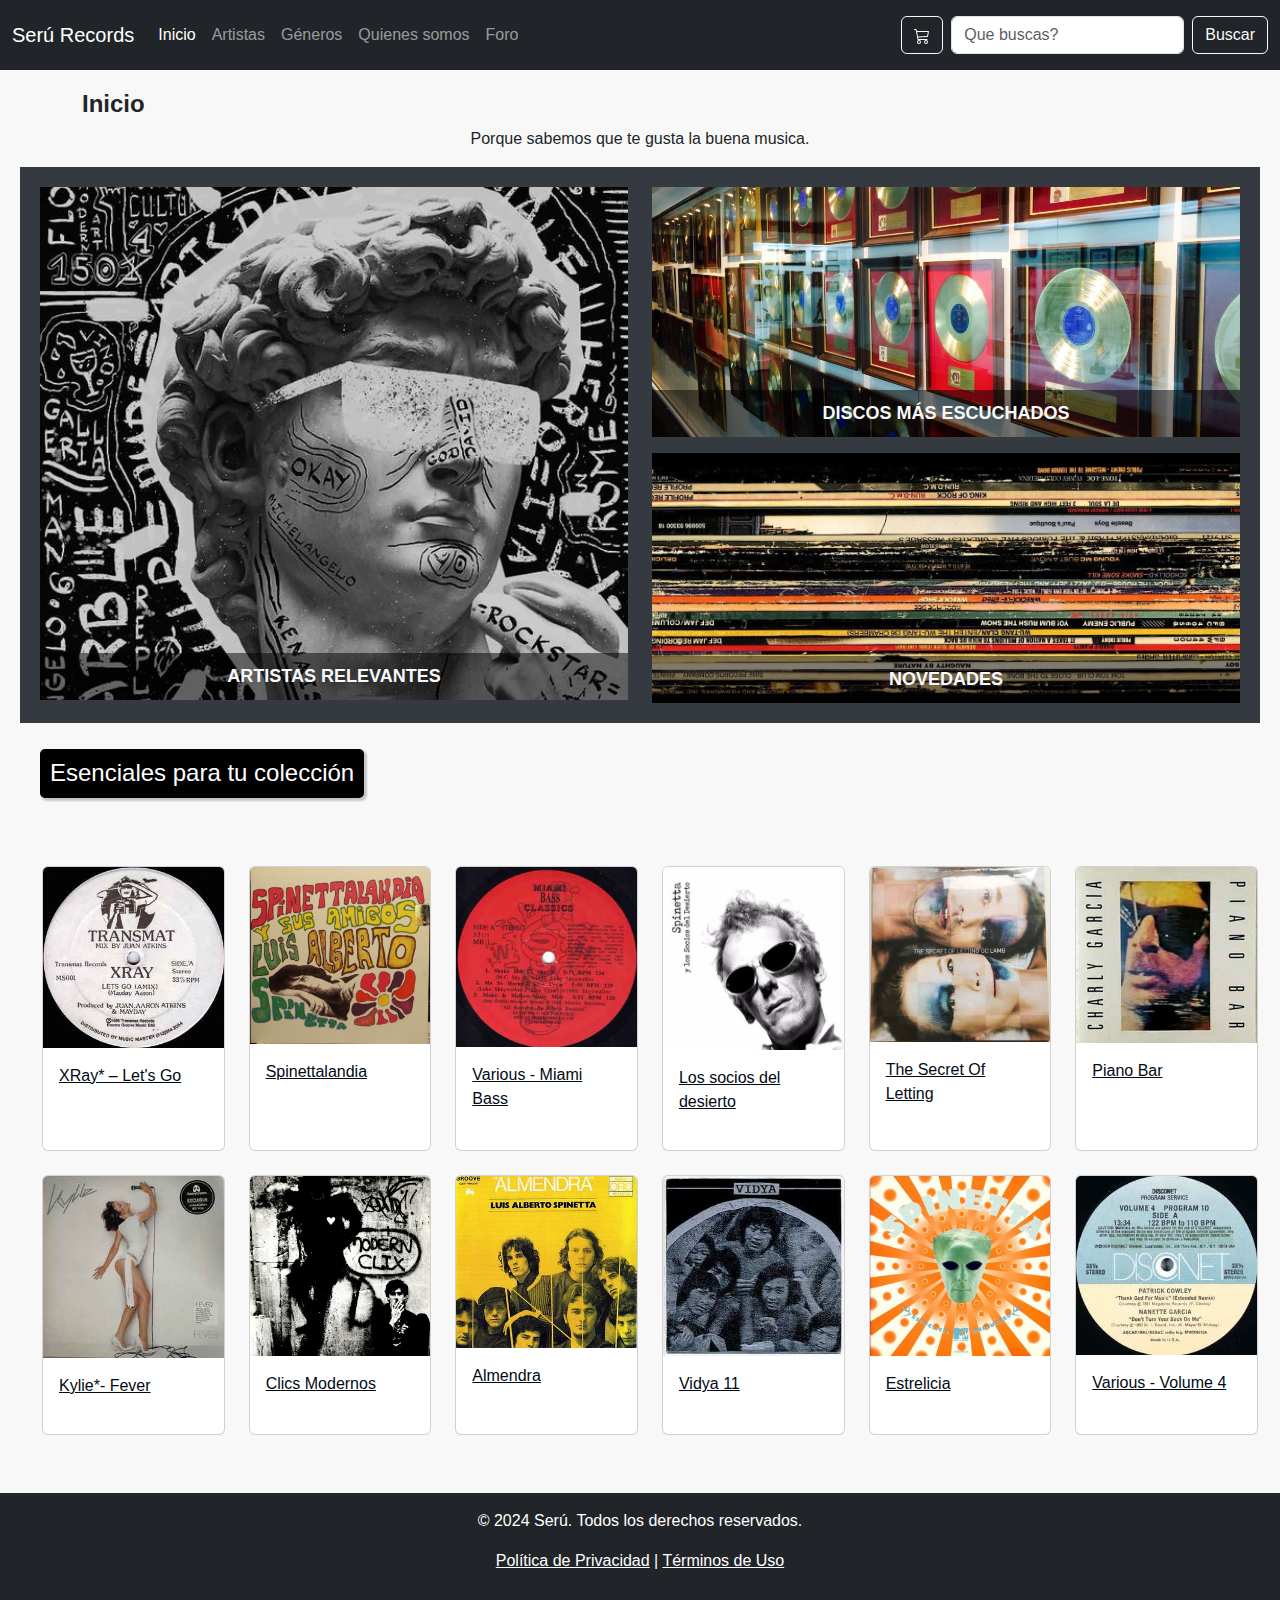
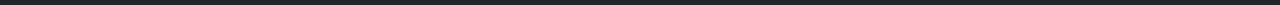
<file: index.html>
<!DOCTYPE html>
<html lang="es">
<head>
    <meta charset="UTF-8">
    <meta name="viewport" content="width=device-width, initial-scale=1.0">
    <link href="https://cdn.jsdelivr.net/npm/bootstrap@5.3.3/dist/css/bootstrap.min.css" rel="stylesheet" integrity="sha384-QWTKZyjpPEjISv5WaRU9OFeRpok6YctnYmDr5pNlyT2bRjXh0JMhjY6hW+ALEwIH" crossorigin="anonymous">
    <title>Serú Records - Inicio</title>
    <link rel="stylesheet" href="./css/estilo.css">
    <link rel="shortcut icon" href="./img/descarga.png" type="image/x-icon">
    
</head>
<body>
  <header>
    <nav class="navbar navbar-expand-lg navbar-dark bg-dark">
      <div class="container-fluid">
        <a class="navbar-brand" href="./index.html">Serú Records</a>
        <button class="navbar-toggler" type="button" data-bs-toggle="collapse" data-bs-target="#navbarSupportedContent" aria-controls="navbarSupportedContent" aria-expanded="false" aria-label="Toggle navigation">
          <span class="navbar-toggler-icon"></span>
        </button>
        <div class="collapse navbar-collapse" id="navbarSupportedContent">
          <ul class="navbar-nav me-auto mb-2 mb-lg-0">
            <li class="nav-item">
              <a class="nav-link active" aria-current="page" href="./index.html">Inicio</a>
            </li>
            <li class="nav-item">
              <a class="nav-link" href="./paginas/artistas.html">Artistas</a>
            </li>
            <li class="nav-item">
              <a class="nav-link" href="./paginas/generos.html">Géneros</a>
            </li>
            <li class="nav-item">
              <a class="nav-link" href="./paginas/quienes-somos.html">Quienes somos</a>
            </li>
            <li class="nav-item">
              <a class="nav-link" href="./paginas/foro.html">Foro</a>
            </li>
          </ul>
          <a href="#" class="btn btn-outline-light m-2">
            <svg xmlns="http://www.w3.org/2000/svg" width="16" height="16" fill="currentColor" class="bi bi-cart3" viewBox="0 0 16 16">
              <path d="M0 1.5A.5.5 0 0 1 .5 1H2a.5.5 0 0 1 .485.379L2.89 3H14.5a.5.5 0 0 1 .49.598l-1 5a.5.5 0 0 1-.465.401l-9.397.472L4.415 11H13a.5.5 0 0 1 0 1H4a.5.5 0 0 1-.491-.408L2.01 3.607 1.61 2H.5a.5.5 0 0 1-.5-.5zM3.102 4l.84 4.479 9.144-.459L13.89 4H3.102zM5 12a2 2 0 1 0 0 4 2 2 0 0 0 0-4zm7 0a2 2 0 1 0 0 4 2 2 0 0 0 0-4zm-7 1a1 1 0 1 1 0 2 1 1 0 0 1 0-2zm7 0a1 1 0 1 1 0 2 1 1 0 0 1 0-2z"/>
            </svg>
          </a>
          <form class="d-flex" role="search">
            <input class="form-control me-2" type="search" placeholder="Que buscas?" aria-label="Search">
            <button class="btn btn-outline-light" type="submit">Buscar</button>
          </form>
        </div>
      </div>
    </nav>
  </header>
<main>
  <section class="container">
    <div class="row">
<div class="col">
    <h4 class="fw-bold tracking-in-contract-bck-bottom">Inicio</h4>
<p class="text-center">Porque sabemos que te gusta la buena musica.</p>
</div>
    </div>
</section>

    <body>
      <div class="container-fluid container-dark mb-3 contenedor">
        <div class="row">
            <!-- Primera columna con imagen que cubre todo el alto del contenedor -->
            <div class="col-md-6 mb-3 mb-md-0">
                <div class="position-relative" style="height: 513px;">
                    <img src="./img/portadas/899b9a2dcd4a5df120ea50082e29afd2.jpg" alt="Imagen 1" class="img-fluid custom-img">
                    <div class="text-overlay">
                        <a href="./paginas/artistas.html" class="text-light">Artistas relevantes</a>
                    </div>
                </div>
            </div>
            <!-- Segunda columna con dos imágenes diferentes -->
            <div class="col-md-6 d-flex flex-column">
                <div class="image-container flex-fill mb-3">
                    <img src="./img/portadas/2dee74c2c9fe2213ea949ac9f43b2007.jpg" alt="Imagen 2" class="img-fluid custom-img" style="height: 250px;">
                    <div class="text-overlay">
                        <a href="#estiloh4" class="text-light">Discos más escuchados</a>
                    </div>
                </div>
                <div class="image-container flex-fill">
                    <img src="./img/portadas/e2386ddaabc0228f96dbfc5e20c8acbd.jpg" alt="Imagen 3" class="img-fluid custom-img" style="height: 250px;">
                    <div class="text-overlay">
                        <a href="./paginas/foro.html" class="text-light">Novedades</a>
                    </div>
                </div>
            </div>
        </div>
    </div>
        
    <div id="estiloh4">
        <h4>Esenciales para tu colección</h4>
    </div>
    
    <div class="container-fluid my-5">
      <div class="row g-4">
          <div class="col-6 col-md-2">
              <div class="card custom-card">
                  <img src="./img/discos/R-1072491-1190033906.jpg" class="card-img-top" alt="XRay* – Let's Go">
                  <div class="card-body">
                      <a href="https://www.youtube.com/watch?v=Dhz4TLd5vhY" target="_blank" class="card-link">XRay* – Let's Go</a>
                  </div>
              </div>
          </div>
          <div class="col-6 col-md-2">
              <div class="card custom-card">
                  <img src="./img/discos/R-10940581-1506879580-6927.jpg" class="card-img-top" alt="Spinettalandia">
                  <div class="card-body">
                      <a href="https://www.youtube.com/watch?v=vPMT23bw5r8&list=PLL0BXIloA_5xtYVqNj4fEXQrGJk7BTQgR" target="_blank" class="card-link">Spinettalandia</a>
                  </div>
              </div>
          </div>
          <div class="col-6 col-md-2">
              <div class="card custom-card">
                  <img src="./img/discos/R-12026837-1526827793-7028.jpg" class="card-img-top" alt="Various - Miami Bass">
                  <div class="card-body">
                      <a href="https://www.youtube.com/watch?v=r92i5VuEAqg&list=PL0A6C6D34FE25AEBC" target="_blank" class="card-link">Various - Miami Bass</a>
                  </div>
              </div>
          </div>
          <div class="col-6 col-md-2">
              <div class="card custom-card">
                  <img src="./img/discos/R-12319643-1532863862-7533.jpg" class="card-img-top" alt="Los socios del desierto">
                  <div class="card-body">
                      <a href="https://www.youtube.com/watch?v=eeyQWcuFE-4&list=PLL0BXIloA_5zdCzQpez_IFEaPtFh7ziAT" target="_blank" class="card-link">Los socios del desierto</a>
                  </div>
              </div>
          </div>
          <div class="col-6 col-md-2">
              <div class="card custom-card">
                  <img src="./img/discos/R-13548413-1556366490-8880.jpg" class="card-img-top" alt="The Secret Of Letting Go">
                  <div class="card-body">
                      <a href="https://www.youtube.com/watch?v=o6GFbYDbPlc" target="_blank" class="card-link">The Secret Of Letting</a>
                  </div>
              </div>
          </div>
          <div class="col-6 col-md-2">
              <div class="card custom-card">
                  <img src="./img/discos/charrrrrr.jpg" class="card-img-top" alt="Piano Bar">
                  <div class="card-body">
                      <a href="https://www.youtube.com/watch?v=JB-CoYxXSh8&t=1290s" target="_blank" class="card-link">Piano Bar</a>
                  </div>
              </div>
          </div>
          <div class="col-6 col-md-2">
              <div class="card custom-card">
                  <img src="./img/discos/R-12645310-1539371110-1898.jpg" class="card-img-top" alt="Kylie*- Fever">
                  <div class="card-body">
                      <a href="https://www.youtube.com/watch?v=F3aoTeQg-aA" target="_blank" class="card-link">Kylie*- Fever</a>
                  </div>
              </div>
          </div>
          <div class="col-6 col-md-2">
              <div class="card custom-card">
                  <img src="./img/discos/R-2667157-1643439677-5206.jpg" class="card-img-top" alt="Clics Modernos">
                  <div class="card-body">
                      <a href="https://www.youtube.com/watch?v=f_A_wgu5YD4&t=493s" target="_blank" class="card-link">Clics Modernos</a>
                  </div>
              </div>
          </div>
          <div class="col-6 col-md-2">
              <div class="card custom-card">
                  <img src="./img/discos/R-2838522-1303352383.jpg" class="card-img-top" alt="Almendra">
                  <div class="card-body">
                      <a href="https://www.youtube.com/watch?v=O2o5fBTUf7E&list=PLL0BXIloA_5y2onaj8IwuK-TAHS0ZqLyd" target="_blank" class="card-link">Almendra</a>
                  </div>
              </div>
          </div>
          <div class="col-6 col-md-2">
              <div class="card custom-card">
                  <img src="./img/discos/R-3056680-1336599628-3618.jpg" class="card-img-top" alt="Vidya 11">
                  <div class="card-body">
                      <a href="https://www.youtube.com/watch?v=w1c_-YZeWOk" target="_blank" class="card-link">Vidya 11</a>
                  </div>
              </div>
          </div>
          <div class="col-6 col-md-2">
              <div class="card custom-card">
                  <img src="./img/discos/R-4766194-1374837559-3895.jpg" class="card-img-top" alt="Estrelicia">
                  <div class="card-body">
                      <a href="https://www.youtube.com/watch?v=TstK-syFBUw&list=PLL0BXIloA_5wK53wH9W0m2xLr4QYrgKrh" target="_blank" class="card-link">Estrelicia</a>
                  </div>
              </div>
          </div>
          <div class="col-6 col-md-2">
              <div class="card custom-card">
                  <img src="./img/discos/R-774079-1701628379-7369.jpg" class="card-img-top" alt="Various - Volume 4">
                  <div class="card-body">
                      <a href="https://www.youtube.com/watch?v=cU1td3Mf_oo" target="_blank" class="card-link">Various - Volume 4</a>
                  </div>
              </div>
          </div>
      </div>
  </div>
</main>
<footer class="bg-dark text-white text-center py-3 mt-auto">
  <div class="container">
      <p>&copy; 2024 Serú. Todos los derechos reservados.</p>
      <p>
          <a href="#" class="text-white">Política de Privacidad</a> | 
          <a href="#" class="text-white">Términos de Uso</a>
      </p>
  </div>
</footer>
    <script src="https://cdn.jsdelivr.net/npm/bootstrap@5.3.3/dist/js/bootstrap.bundle.min.js" integrity="sha384-YvpcrYf0tY3lHB60NNkmXc5s9fDVZLESaAA55NDzOxhy9GkcIdslK1eN7N6jIeHz" crossorigin="anonymous"></script>
    <script src="https://code.jquery.com/jquery-3.5.1.slim.min.js" integrity="sha384-DfXdz2htPH0lsSSs5nCTpuj/zy4C+OGpamoFVy38MVBnE+IbbVYUew+OrCXaRkfj" crossorigin="anonymous"></script>
    <script src="https://cdn.jsdelivr.net/npm/@popperjs/core@2.5.4/dist/umd/popper.min.js" integrity="sha384-3cS/HUTDTPaXg3KPzvI0tBPK7ZiV1fjhFoiQrak2uwb+5P2U5bsfQBJw3q4vz76z" crossorigin="anonymous"></script>
    <script src="https://stackpath.bootstrapcdn.com/bootstrap/4.5.2/js/bootstrap.min.js" integrity="sha384-B4gt1jrGC7Jh4AgTPSdUtOBvfO8sh+pbxfYn6cCI8zod8G3+6m/WJjTIzh" crossorigin="anonymous"></script>
</body>
</body>
</html>
</file>
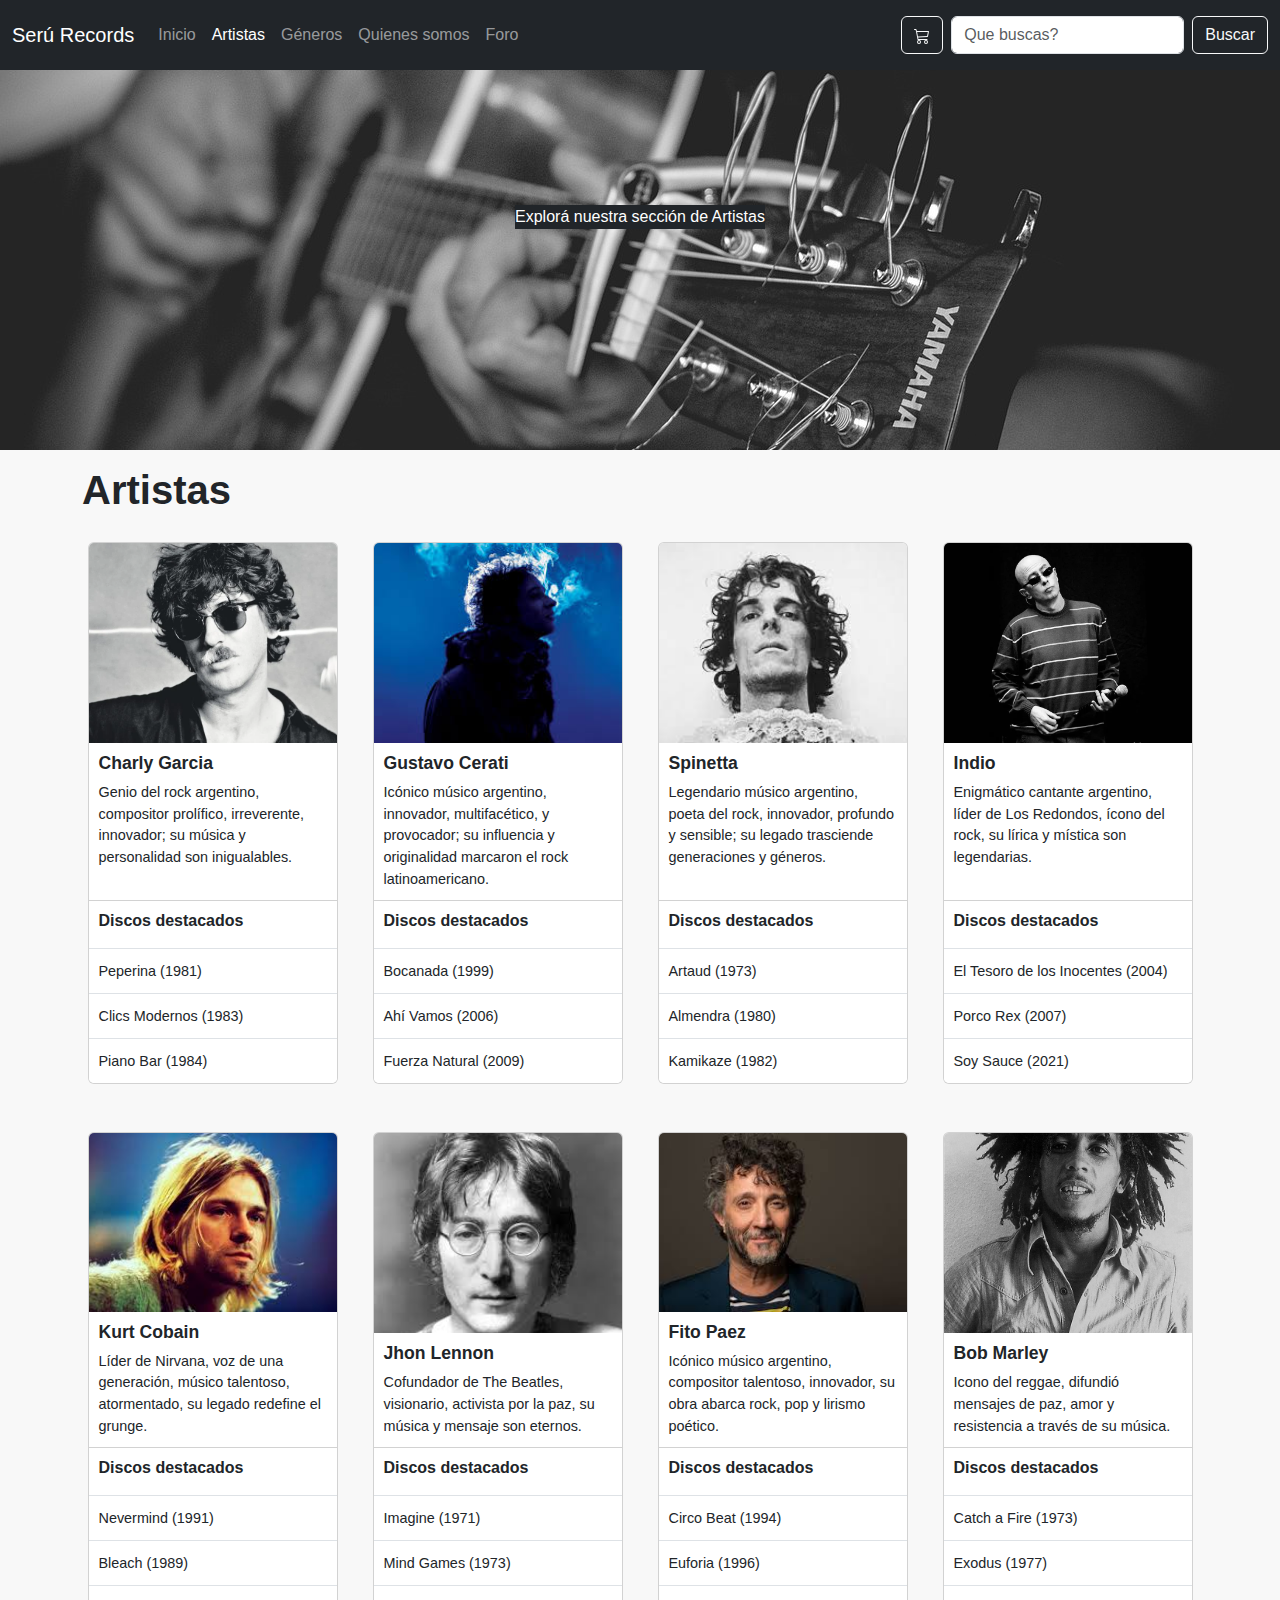
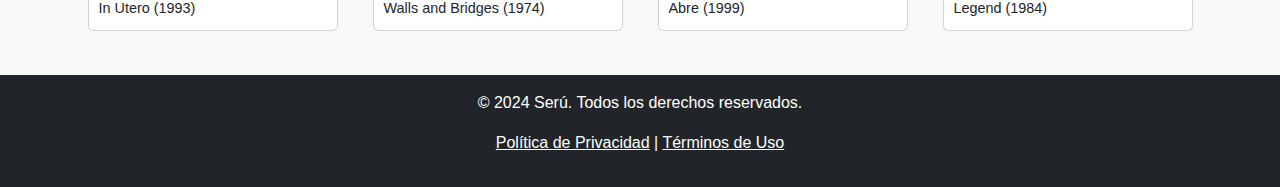
<file: paginas/artistas.html>
<!DOCTYPE html>
<html lang="es">
	<head>
		<meta charset="UTF-8" />
		<meta name="viewport" content="width=device-width, initial-scale=1.0" />
		<link href="https://cdn.jsdelivr.net/npm/bootstrap@5.3.3/dist/css/bootstrap.min.css" rel="stylesheet" integrity="sha384-QWTKZyjpPEjISv5WaRU9OFeRpok6YctnYmDr5pNlyT2bRjXh0JMhjY6hW+ALEwIH" crossorigin="anonymous" />
		<title>Serú Records - Artistas</title>
		<link rel="stylesheet" href="../css/estilo.css" />
		<meta name="description" content="Data sobre los mejores Artistas" />
		<meta name="keywords" content="Música, Discos, Cultura, Entretenimiento, Arte, Conocimiento" />
		<link rel="shortcut icon" href="../img/descarga.png" type="image/x-icon" />
	</head>
	<body>
		<header>
			<nav class="navbar navbar-expand-lg navbar-dark bg-dark fixed-top">
				<div class="container-fluid">
					<a class="navbar-brand" href="../index.html">Serú Records</a>
					<button class="navbar-toggler" type="button" data-bs-toggle="collapse" data-bs-target="#navbarSupportedContent" aria-controls="navbarSupportedContent" aria-expanded="false" aria-label="Toggle navigation">
						<span class="navbar-toggler-icon"></span>
					</button>
					<div class="collapse navbar-collapse" id="navbarSupportedContent">
						<ul class="navbar-nav me-auto mb-2 mb-lg-0">
							<li class="nav-item">
								<a class="nav-link" href="../index.html">Inicio</a>
							</li>
							<li class="nav-item">
								<a class="nav-link active" aria-current="page" href="./artistas.html">Artistas</a>
							</li>
							<li class="nav-item">
								<a class="nav-link" href="./generos.html">Géneros</a>
							</li>
							<li class="nav-item">
								<a class="nav-link" href="./quienes-somos.html">Quienes somos</a>
							</li>
							<li class="nav-item">
								<a class="nav-link" href="./foro.html">Foro</a>
							</li>
						</ul>
						<a href="#" class="btn btn-outline-light m-2">
							<svg xmlns="http://www.w3.org/2000/svg" width="16" height="16" fill="currentColor" class="bi bi-cart3" viewBox="0 0 16 16">
								<path
									d="M0 1.5A.5.5 0 0 1 .5 1H2a.5.5 0 0 1 .485.379L2.89 3H14.5a.5.5 0 0 1 .49.598l-1 5a.5.5 0 0 1-.465.401l-9.397.472L4.415 11H13a.5.5 0 0 1 0 1H4a.5.5 0 0 1-.491-.408L2.01 3.607 1.61 2H.5a.5.5 0 0 1-.5-.5zM3.102 4l.84 4.479 9.144-.459L13.89 4H3.102zM5 12a2 2 0 1 0 0 4 2 2 0 0 0 0-4zm7 0a2 2 0 1 0 0 4 2 2 0 0 0 0-4zm-7 1a1 1 0 1 1 0 2 1 1 0 0 1 0-2zm7 0a1 1 0 1 1 0 2 1 1 0 0 1 0-2z"
								/>
							</svg>
						</a>
						<form class="d-flex" role="search">
							<input class="form-control me-2" type="search" placeholder="Que buscas?" aria-label="Search" />
							<button class="btn btn-outline-light" type="submit">Buscar</button>
						</form>
					</div>
				</div>
			</nav>
		</header>
		<div class="container-fluid p-0">
			<div class="position-relative" style="height: 50vh;">
				<img src="../img/blanco y negro music.jpg" class="img-fluid w-100 h-100" style="object-fit: cover;" alt="Imagen" />
				<div class="d-flex justify-content-center align-items-center position-absolute top-0 start-0 w-100 h-100">
					<p class="text-white bg-dark">Explorá nuestra sección de Artistas</p>
				</div>
			</div>
		</div>
		<section class="container">
			<div class="row mt-3">
				<div class="col">
					<h1 class="fw-bold tracking-in-contract-bck-bottom">Artistas</h1>
				</div>
			</div>
		</section>
		<main>
			<section class="container">
				<div class="row row-cols-1 row-cols-md-2 row-cols-lg-4 g-4">
					<!-- Charly Garcia -->
					<div class="col mb-4">
						<div class="card h-100 tarjetita">
							<img src="../img/thebest.webp" class="card-img-top img-fluid h-100" alt="Charly Garcia" />
							<div class="card-body">
								<h5 class="card-title fw-bolder">Charly Garcia</h5>
								<p class="card-text">Genio del rock argentino, compositor prolífico, irreverente, innovador; su música y personalidad son inigualables.</p>
							</div>
							<ul class="list-group list-group-flush">
								<li class="list-group-item"><h5 class="fw-bolder">Discos destacados</h5></li>
								<li class="list-group-item"><a href="#" target="_blank">Peperina (1981)</a></li>
								<li class="list-group-item"><a href="#" target="_blank">Clics Modernos (1983)</a></li>
								<li class="list-group-item"><a href="#" target="_blank">Piano Bar (1984)</a></li>
							</ul>
						</div>
					</div>

					<!-- Gustavo Cerati -->
					<div class="col mb-4">
						<div class="card h-100 tarjetita">
							<img src="../img/cerati.jpg" class="card-img-top img-fluid h-100" alt="Gustavo Cerati" />
							<div class="card-body">
								<h5 class="card-title fw-bolder">Gustavo Cerati</h5>
								<p class="card-text">Icónico músico argentino, innovador, multifacético, y provocador; su influencia y originalidad marcaron el rock latinoamericano.</p>
							</div>
							<ul class="list-group list-group-flush">
								<li class="list-group-item"><h5 class="fw-bolder">Discos destacados</h5></li>
								<li class="list-group-item"><a href="#" target="_blank">Bocanada (1999)</a></li>
								<li class="list-group-item"><a href="#" target="_blank">Ahí Vamos (2006)</a></li>
								<li class="list-group-item"><a href="#" target="_blank">Fuerza Natural (2009)</a></li>
							</ul>
						</div>
					</div>

					<!-- Spinetta -->
					<div class="col mb-4">
						<div class="card h-100 tarjetita">
							<img src="../img/spinetta.jpg" class="card-img-top img-fluid h-100" alt="Spinetta" />
							<div class="card-body">
								<h5 class="card-title fw-bolder">Spinetta</h5>
								<p class="card-text">Legendario músico argentino, poeta del rock, innovador, profundo y sensible; su legado trasciende generaciones y géneros.</p>
							</div>
							<ul class="list-group list-group-flush">
								<li class="list-group-item"><h5 class="fw-bolder">Discos destacados</h5></li>
								<li class="list-group-item"><a href="#" target="_blank">Artaud (1973)</a></li>
								<li class="list-group-item"><a href="#" target="_blank">Almendra (1980)</a></li>
								<li class="list-group-item"><a href="#" target="_blank">Kamikaze (1982)</a></li>
							</ul>
						</div>
					</div>

					<!-- Indio -->
					<div class="col mb-4">
						<div class="card h-100 tarjetita">
							<img src="../img/indio.webp" class="card-img-top img-fluid h-100" alt="Indio" />
							<div class="card-body">
								<h5 class="card-title fw-bolder">Indio</h5>
								<p class="card-text">Enigmático cantante argentino, líder de Los Redondos, ícono del rock, su lírica y mística son legendarias.</p>
							</div>
							<ul class="list-group list-group-flush">
								<li class="list-group-item"><h5 class="fw-bolder">Discos destacados</h5></li>
								<li class="list-group-item"><a href="#" target="_blank">El Tesoro de los Inocentes (2004)</a></li>
								<li class="list-group-item"><a href="#" target="_blank">Porco Rex (2007)</a></li>
								<li class="list-group-item"><a href="#" target="_blank">Soy Sauce (2021)</a></li>
							</ul>
						</div>
					</div>

					<!-- Kurt Cobain -->
					<div class="col mb-4">
						<div class="card h-100 tarjetita">
							<img src="../img/kurt cobain.jpg" class="card-img-top img-fluid h-100" alt="Kurt Cobain" />
							<div class="card-body">
								<h5 class="card-title fw-bolder">Kurt Cobain</h5>
								<p class="card-text">Líder de Nirvana, voz de una generación, músico talentoso, atormentado, su legado redefine el grunge.</p>
							</div>
							<ul class="list-group list-group-flush">
								<li class="list-group-item"><h5 class="fw-bolder">Discos destacados</h5></li>
								<li class="list-group-item"><a href="#" target="_blank">Nevermind (1991)</a></li>
								<li class="list-group-item"><a href="#" target="_blank">Bleach (1989)</a></li>
								<li class="list-group-item"><a href="#" target="_blank">In Utero (1993)</a></li>
							</ul>
						</div>
					</div>

					<!-- Jhon Lennon -->
					<div class="col mb-4">
						<div class="card h-100 tarjetita">
							<img src="../img/jhon lennon.jpg" class="card-img-top img-fluid h-100" alt="Jhon Lennon" />
							<div class="card-body">
								<h5 class="card-title fw-bolder">Jhon Lennon</h5>
								<p class="card-text">Cofundador de The Beatles, visionario, activista por la paz, su música y mensaje son eternos.</p>
							</div>
							<ul class="list-group list-group-flush">
								<li class="list-group-item"><h5 class="fw-bolder">Discos destacados</h5></li>
								<li class="list-group-item"><a href="#" target="_blank">Imagine (1971)</a></li>
								<li class="list-group-item"><a href="#" target="_blank">Mind Games (1973)</a></li>
								<li class="list-group-item"><a href="#" target="_blank">Walls and Bridges (1974)</a></li>
							</ul>
						</div>
					</div>

					<!-- Fito Paez -->
					<div class="col mb-4">
						<div class="card h-100 tarjetita">
							<img src="../img/fito.jpg" class="card-img-top img-fluid h-100" alt="Fito Paez" />
							<div class="card-body">
								<h5 class="card-title fw-bolder">Fito Paez</h5>
								<p class="card-text">Icónico músico argentino, compositor talentoso, innovador, su obra abarca rock, pop y lirismo poético.</p>
							</div>
							<ul class="list-group list-group-flush">
								<li class="list-group-item"><h5 class="fw-bolder">Discos destacados</h5></li>
								<li class="list-group-item"><a href="#" target="_blank">Circo Beat (1994)</a></li>
								<li class="list-group-item"><a href="#" target="_blank">Euforia (1996)</a></li>
								<li class="list-group-item"><a href="#" target="_blank">Abre (1999)</a></li>
							</ul>
						</div>
					</div>

					<!-- Bob Marley -->
					<div class="col mb-4">
						<div class="card h-100 tarjetita">
							<img src="../img/Bob_Marley_1976_press_photo.jpg" class="card-img-top img-fluid h-100" alt="Bob Marley" />
							<div class="card-body">
								<h5 class="card-title fw-bolder">Bob Marley</h5>
								<p class="card-text">Icono del reggae, difundió mensajes de paz, amor y resistencia a través de su música.</p>
							</div>
							<ul class="list-group list-group-flush">
								<li class="list-group-item"><h5 class="fw-bolder">Discos destacados</h5></li>
								<li class="list-group-item"><a href="#" target="_blank">Catch a Fire (1973)</a></li>
								<li class="list-group-item"><a href="#" target="_blank">Exodus (1977)</a></li>
								<li class="list-group-item"><a href="#" target="_blank">Legend (1984)</a></li>
							</ul>
						</div>
					</div>
				</div>
			</section>
		</main>

		<footer class="bg-dark text-white text-center py-3 mt-auto">
			<div class="container">
				<p>&copy; 2024 Serú. Todos los derechos reservados.</p>
				<p>
					<a href="#" class="text-white">Política de Privacidad</a> |
					<a href="#" class="text-white">Términos de Uso</a>
				</p>
			</div>
		</footer>
		<script src="https://cdn.jsdelivr.net/npm/bootstrap@5.3.3/dist/js/bootstrap.bundle.min.js" integrity="sha384-YvpcrYf0tY3lHB60NNkmXc5s9fDVZLESaAA55NDzOxhy9GkcIdslK1eN7N6jIeHz" crossorigin="anonymous"></script>
	</body>
</html>
</file>
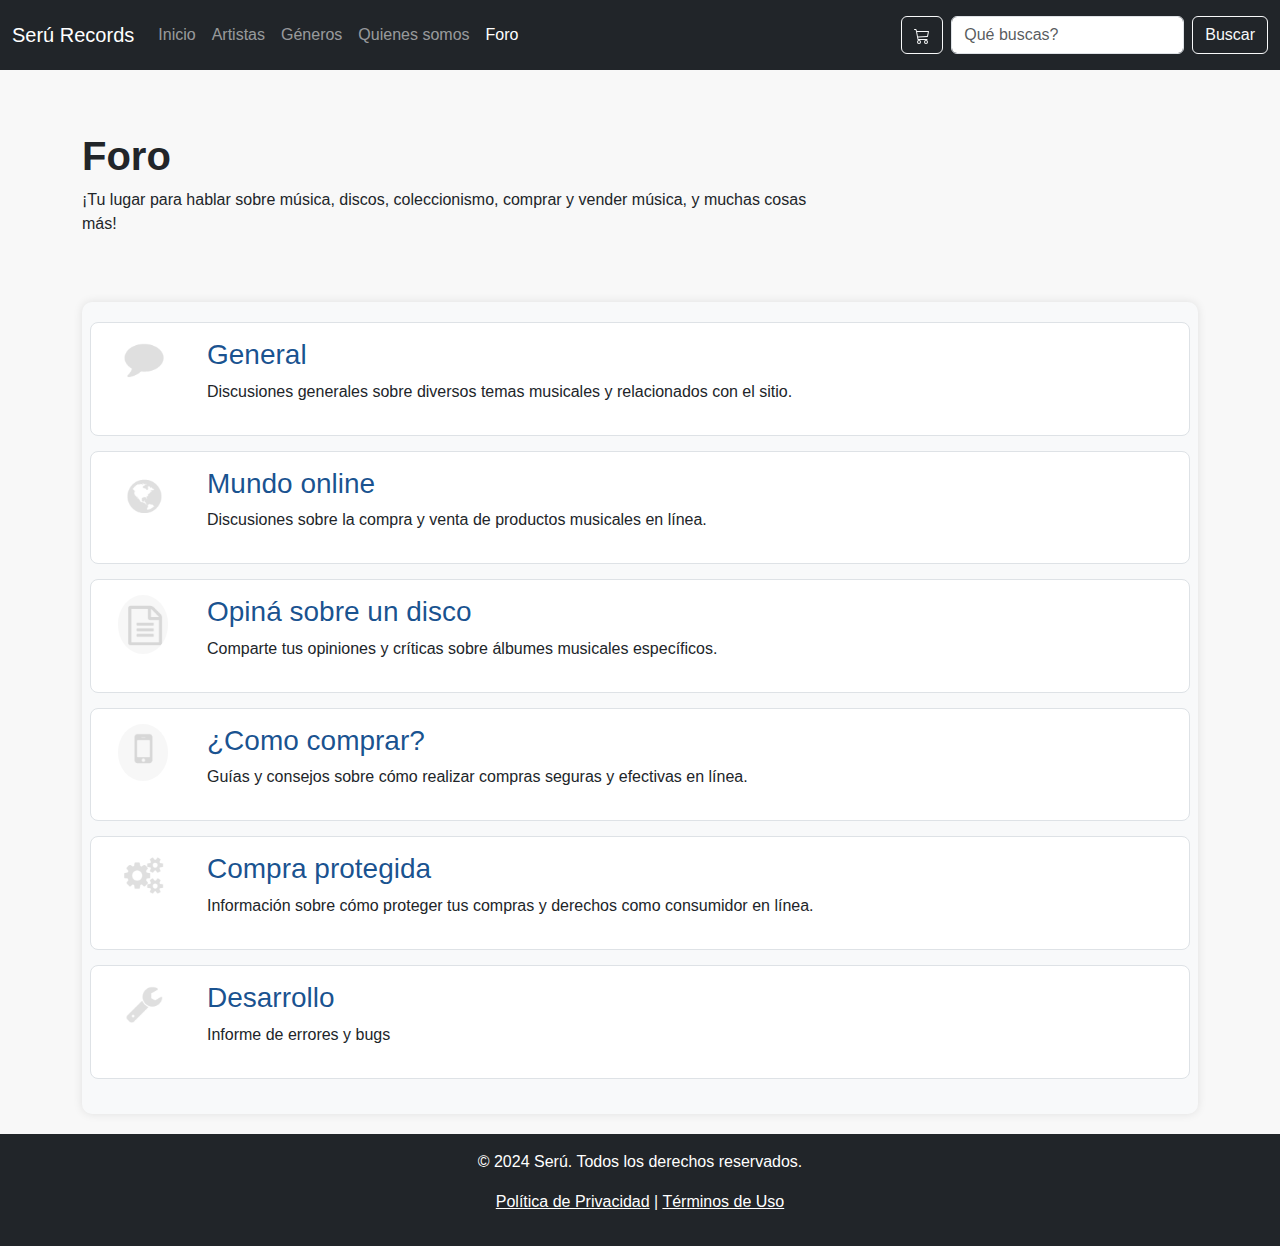
<file: paginas/foro.html>
<!DOCTYPE html>
<html lang="es">
	<head>
		<meta charset="UTF-8" />
		<meta name="viewport" content="width=device-width, initial-scale=1.0" />
		<link href="https://cdn.jsdelivr.net/npm/bootstrap@5.3.3/dist/css/bootstrap.min.css" rel="stylesheet" integrity="sha384-QWTKZyjpPEjISv5WaRU9OFeRpok6YctnYmDr5pNlyT2bRjXh0JMhjY6hW+ALEwIH" crossorigin="anonymous" />
		<title>Serú Records - Foro</title>
		<link rel="stylesheet" href="../css/estilo.css" />
		<meta name="description" content="Compartí y debatí sobre temas de tu interes" />
		<meta name="keywords" content="Música, Discos, Cultura, Entretenimiento, Compra, Venta" />
		<link rel="shortcut icon" href="../img/descarga.png" type="image/x-icon" />
	</head>
	<body>
		<header>
			<nav class="navbar navbar-expand-lg navbar-dark bg-dark fixed-top">
				<div class="container-fluid">
					<a class="navbar-brand" href="../index.html">Serú Records</a>
					<button class="navbar-toggler" type="button" data-bs-toggle="collapse" data-bs-target="#navbarSupportedContent" aria-controls="navbarSupportedContent" aria-expanded="false" aria-label="Toggle navigation">
						<span class="navbar-toggler-icon"></span>
					</button>
					<div class="collapse navbar-collapse" id="navbarSupportedContent">
						<ul class="navbar-nav me-auto mb-2 mb-lg-0">
							<li class="nav-item">
								<a class="nav-link" href="../index.html">Inicio</a>
							</li>
							<li class="nav-item">
								<a class="nav-link" href="./artistas.html">Artistas</a>
							</li>
							<li class="nav-item">
								<a class="nav-link" href="./generos.html">Géneros</a>
							</li>
							<li class="nav-item">
								<a class="nav-link" href="./quienes-somos.html">Quienes somos</a>
							</li>
							<li class="nav-item">
								<a class="nav-link active" aria-current="page" href="./foro.html">Foro</a>
							</li>
						</ul>
						<a href="#" class="btn btn-outline-light m-2">
							<svg xmlns="http://www.w3.org/2000/svg" width="16" height="16" fill="currentColor" class="bi bi-cart3" viewBox="0 0 16 16">
								<path
									d="M0 1.5A.5.5 0 0 1 .5 1H2a.5.5 0 0 1 .485.379L2.89 3H14.5a.5.5 0 0 1 .49.598l-1 5a.5.5 0 0 1-.465.401l-9.397.472L4.415 11H13a.5.5 0 0 1 0 1H4a.5.5 0 0 1-.491-.408L2.01 3.607 1.61 2H.5a.5.5 0 0 1-.5-.5zM3.102 4l.84 4.479 9.144-.459L13.89 4H3.102zM5 12a2 2 0 1 0 0 4 2 2 0 0 0 0-4zm7 0a2 2 0 1 0 0 4 2 2 0 0 0 0-4zm-7 1a1 1 0 1 1 0 2 1 1 0 0 1 0-2zm7 0a1 1 0 1 1 0 2 1 1 0 0 1 0-2z"
								/>
							</svg>
						</a>
						<form class="d-flex" role="search">
							<input class="form-control me-2" type="search" placeholder="Qué buscas?" aria-label="Search" />
							<button class="btn btn-outline-light" type="submit">Buscar</button>
						</form>
					</div>
				</div>
			</nav>
		</header>

		<main>
			<section class="container mt-5 pt-5">
				<div class="row mt-3">
					<div class="col">
						<h1 class="fw-bold tracking-in-contract-bck-bottom">Foro</h1>
					</div>
				</div>
			</section>

			<section class="container">
				<div class="row">
					<div class="col-md-8 mb-3">
						¡Tu lugar para hablar sobre música, discos, coleccionismo, comprar y vender música, y muchas cosas más!
					</div>
				</div>
			</section>

			<section class="container">
				<div class="row">
					<div class="col-lg-12">
						<div class="forum-container">
							<!-- Fila 1 -->
							<div class="row forum-topic">
								<div class="col-lg-1">
									<img src="../img/img foro/gral.png" class="img-fluid rounded-circle" alt="Imagen pequeña" />
								</div>
								<div class="col-lg-11">
									<h3><a href="#">General</a></h3>
									<p>Discusiones generales sobre diversos temas musicales y relacionados con el sitio.</p>
								</div>
							</div>

							<!-- Fila 2 -->
							<div class="row forum-topic">
								<div class="col-lg-1">
									<img src="../img/img foro/compra on.png" class="img-fluid rounded-circle" alt="Imagen pequeña" />
								</div>
								<div class="col-lg-11">
									<h3><a href="#">Mundo online</a></h3>
									<p>Discusiones sobre la compra y venta de productos musicales en línea.</p>
								</div>
							</div>

							<!-- Fila 3 -->
							<div class="row forum-topic">
								<div class="col-lg-1">
									<img src="../img/img foro/opina.png" class="img-fluid rounded-circle" alt="Imagen pequeña" />
								</div>
								<div class="col-lg-11">
									<h3><a href="#">Opiná sobre un disco</a></h3>
									<p>Comparte tus opiniones y críticas sobre álbumes musicales específicos.</p>
								</div>
							</div>

							<!-- Fila 4 -->
							<div class="row forum-topic">
								<div class="col-lg-1">
									<img src="../img/img foro/como c.png" class="img-fluid rounded-circle" alt="Imagen pequeña" />
								</div>
								<div class="col-lg-11">
									<h3><a href="#">¿Como comprar?</a></h3>
									<p>Guías y consejos sobre cómo realizar compras seguras y efectivas en línea.</p>
								</div>
							</div>

							<!-- Fila 5 -->
							<div class="row forum-topic">
								<div class="col-lg-1">
									<img src="../img/img foro/compra prote.png" class="img-fluid rounded-circle" alt="Imagen pequeña" />
								</div>
								<div class="col-lg-11">
									<h3><a href="#">Compra protegida</a></h3>
									<p>Información sobre cómo proteger tus compras y derechos como consumidor en línea.</p>
								</div>
							</div>

							<!-- Fila 6 -->
							<div class="row forum-topic">
								<div class="col-lg-1">
									<img src="../img/img foro/desarrollo.png" class="img-fluid rounded-circle" alt="Imagen pequeña" />
								</div>
								<div class="col-lg-11">
									<h3><a href="#">Desarrollo</a></h3>
									<p>Informe de errores y bugs</p>
								</div>
							</div>
						</div>
					</div>
				</div>
			</section>
		</main>

		<footer class="bg-dark text-white text-center py-3 mt-auto">
			<div class="container">
				<p>&copy; 2024 Serú. Todos los derechos reservados.</p>
				<p>
					<a href="#" class="text-white">Política de Privacidad</a> |
					<a href="#" class="text-white">Términos de Uso</a>
				</p>
			</div>
		</footer>

		<script src="https://cdn.jsdelivr.net/npm/bootstrap@5.3.3/dist/js/bootstrap.bundle.min.js" integrity="sha384-YvpcrYf0tY3lHB60NNkmXc5s9fDVZLESaAA55NDzOxhy9GkcIdslK1eN7N6jIeHz" crossorigin="anonymous"></script>
	</body>
</html>
</file>
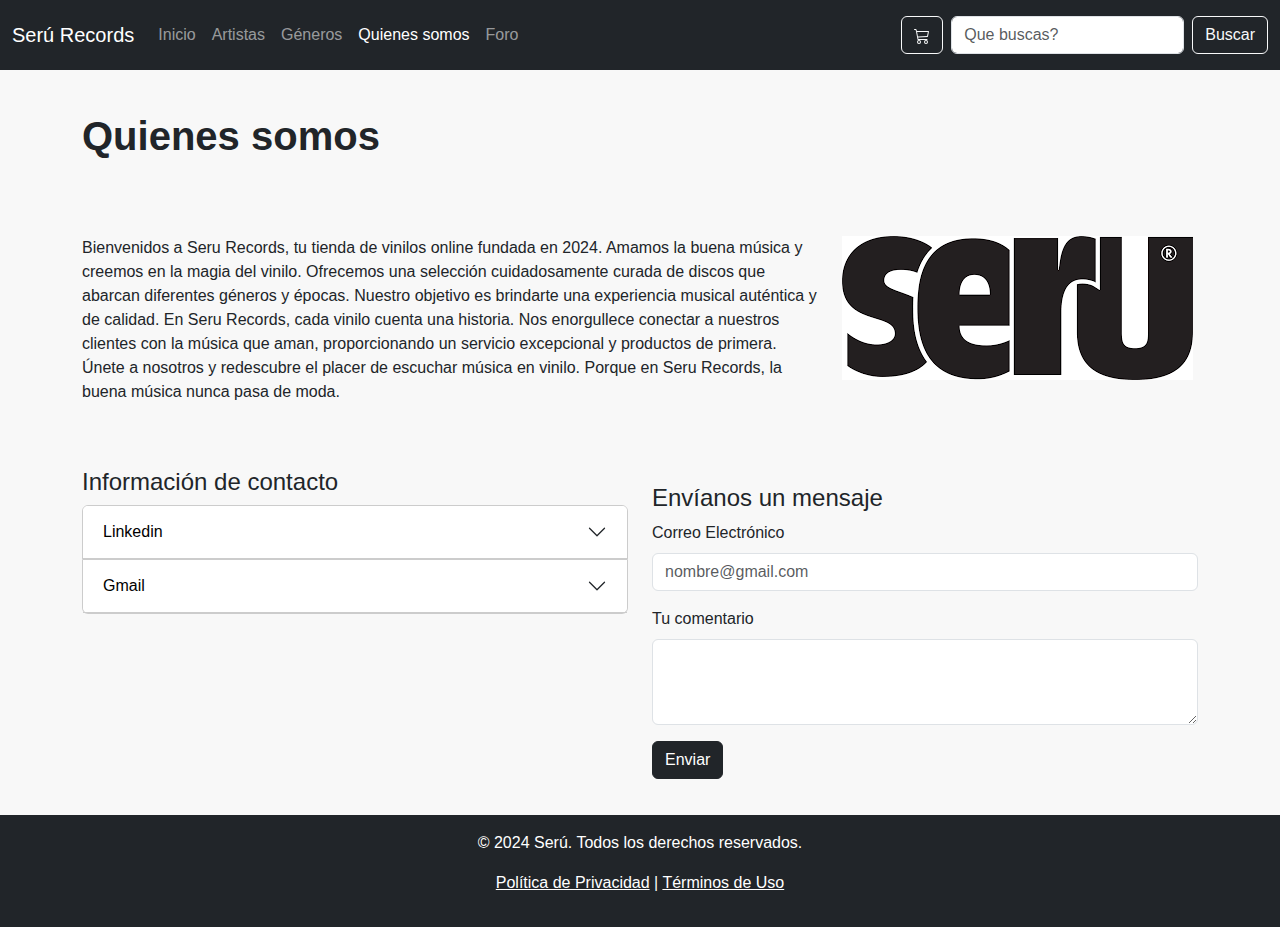
<file: paginas/quienes-somos.html>
<!DOCTYPE html>
<html lang="es">
	<head>
		<meta charset="UTF-8" />
		<meta name="viewport" content="width=device-width, initial-scale=1.0" />
		<link href="https://cdn.jsdelivr.net/npm/bootstrap@5.3.3/dist/css/bootstrap.min.css" rel="stylesheet" integrity="sha384-QWTKZyjpPEjISv5WaRU9OFeRpok6YctnYmDr5pNlyT2bRjXh0JMhjY6hW+ALEwIH" crossorigin="anonymous" />
		<title>Serú Records - Quienes somos</title>
		<meta name="description" content="Conocé más sobre nosotros" />
		<meta name="keywords" content="Música, Discos, Cultura, Información, Contacto" />
		<link rel="stylesheet" href="../css/estilo.css" />
		<link rel="shortcut icon" href="../img/descarga.png" type="image/x-icon" />
	</head>
	<body>
		<header>
			<nav class="navbar navbar-expand-lg navbar-dark bg-dark fixed-top">
				<div class="container-fluid">
					<a class="navbar-brand" href="../index.html">Serú Records</a>
					<button class="navbar-toggler" type="button" data-bs-toggle="collapse" data-bs-target="#navbarSupportedContent" aria-controls="navbarSupportedContent" aria-expanded="false" aria-label="Toggle navigation">
						<span class="navbar-toggler-icon"></span>
					</button>
					<div class="collapse navbar-collapse" id="navbarSupportedContent">
						<ul class="navbar-nav me-auto mb-2 mb-lg-0">
							<li class="nav-item">
								<a class="nav-link" href="../index.html">Inicio</a>
							</li>
							<li class="nav-item">
								<a class="nav-link" href="./artistas.html">Artistas</a>
							</li>
							<li class="nav-item">
								<a class="nav-link" href="./generos.html">Géneros</a>
							</li>
							<li class="nav-item">
								<a class="nav-link active" aria-current="page" href="./quienes-somos.html">Quienes somos</a>
							</li>
							<li class="nav-item">
								<a class="nav-link" href="./foro.html">Foro</a>
							</li>
						</ul>
						<a href="#" class="btn btn-outline-light m-2">
							<svg xmlns="http://www.w3.org/2000/svg" width="16" height="16" fill="currentColor" class="bi bi-cart3" viewBox="0 0 16 16">
								<path
									d="M0 1.5A.5.5 0 0 1 .5 1H2a.5.5 0 0 1 .485.379L2.89 3H14.5a.5.5 0 0 1 .49.598l-1 5a.5.5 0 0 1-.465.401l-9.397.472L4.415 11H13a.5.5 0 0 1 0 1H4a.5.5 0 0 1-.491-.408L2.01 3.607 1.61 2H.5a.5.5 0 0 1-.5-.5zM3.102 4l.84 4.479 9.144-.459L13.89 4H3.102zM5 12a2 2 0 1 0 0 4 2 2 0 0 0 0-4zm7 0a2 2 0 1 0 0 4 2 2 0 0 0 0-4zm-7 1a1 1 0 1 1 0 2 1 1 0 0 1 0-2zm7 0a1 1 0 1 1 0 2 1 1 0 0 1 0-2z"
								/>
							</svg>
						</a>
						<form class="d-flex" role="search">
							<input class="form-control me-2" type="search" placeholder="Que buscas?" aria-label="Search" />
							<button class="btn btn-outline-light" type="submit">Buscar</button>
						</form>
					</div>
				</div>
			</nav>
		</header>
		<section class="container mt-5 pt-5">
			<div class="row mt-3">
				<div class="col">
					<h1 class="fw-bold tracking-in-contract-bck-bottom">Quienes somos</h1>
				</div>
			</div>
		</section>
		<main>
			<section class="container">
				<div class="row mt-5">
					<div class="col-md-8 d-flex aling-items-center mb-3">
						Bienvenidos a Seru Records, tu tienda de vinilos online fundada en 2024. Amamos la buena música y creemos en la magia del vinilo. Ofrecemos una selección cuidadosamente curada de discos que abarcan diferentes géneros
						y épocas. Nuestro objetivo es brindarte una experiencia musical auténtica y de calidad. En Seru Records, cada vinilo cuenta una historia. Nos enorgullece conectar a nuestros clientes con la música que aman,
						proporcionando un servicio excepcional y productos de primera. Únete a nosotros y redescubre el placer de escuchar música en vinilo. Porque en Seru Records, la buena música nunca pasa de moda.
					</div>
					<div class="col-md-4">
						<img src="../img/descarga.png" class="mw-100 jello-horizontal" alt="imagen" />
					</div>
				</div>
			</section>

			<section class="container">
				<div class="row mt-5">
					<div class="col-md-6">
						<h4>Información de contacto</h4>
						<div class="accordion" id="accordionExample">
							<div class="accordion-item">
								<h2 class="accordion-header">
									<button class="accordion-button collapsed" type="button" data-bs-toggle="collapse" data-bs-target="#collapseOne" aria-expanded="false" aria-controls="collapseOne">
										Linkedin
									</button>
								</h2>
								<div id="collapseOne" class="accordion-collapse collapse" data-bs-parent="#accordionExample">
									<div class="accordion-body">
										<strong><a href="https://www.linkedin.com/in/maximiliano-ramos1997/" target="_blank">Contáctanos por Linkedin</a></strong>
									</div>
								</div>
							</div>
							<div class="accordion-item">
								<h2 class="accordion-header">
									<button class="accordion-button collapsed" type="button" data-bs-toggle="collapse" data-bs-target="#collapseTwo" aria-expanded="false" aria-controls="collapseTwo">
										Gmail
									</button>
								</h2>
								<div id="collapseTwo" class="accordion-collapse collapse" data-bs-parent="#accordionExample">
									<div class="accordion-body">
										<strong>maxramos497@gmail.com</strong>
									</div>
								</div>
							</div>
						</div>
					</div>
					<div class="col-md-6 mt-3">
						<h4>Envíanos un mensaje</h4>
						<form>
							<div class="mb-3">
								<label for="exampleFormControlInput1" class="form-label">Correo Electrónico</label>
								<input type="email" class="form-control" id="exampleFormControlInput1" placeholder="nombre@gmail.com" />
							</div>
							<div class="mb-3">
								<label for="exampleFormControlTextarea1" class="form-label">Tu comentario</label>
								<textarea class="form-control" id="exampleFormControlTextarea1" rows="3"></textarea>
								<button type="submit" class="btn btn-dark mt-3">Enviar</button>
							</div>
						</form>
					</div>
				</div>
			</section>
		</main>

		<footer class="bg-dark text-white text-center py-3 mt-auto">
			<div class="container">
				<p>&copy; 2024 Serú. Todos los derechos reservados.</p>
				<p>
					<a href="#" class="text-white">Política de Privacidad</a> |
					<a href="#" class="text-white">Términos de Uso</a>
				</p>
			</div>
		</footer>
		<script src="https://cdn.jsdelivr.net/npm/bootstrap@5.3.3/dist/js/bootstrap.bundle.min.js" integrity="sha384-YvpcrYf0tY3lHB60NNkmXc5s9fDVZLESaAA55NDzOxhy9GkcIdslK1eN7N6jIeHz" crossorigin="anonymous"></script>
	</body>
</html>
</file>
<file: css/estilo.css>
@charset "UTF-8";
* {
  margin: 0;
  padding: 0;
  box-sizing: border-box;
}

body {
  height: 100%;
  font-family: Arial, sans-serif;
  margin: 0;
  padding: 0;
  background-color: #f8f8f8;
  display: flex;
  flex-direction: column;
}

main {
  flex: 1;
  padding: 20px;
}

/* Estilos para el contenedor de imágenes en el INDEX */
/* Texto animado */
.tracking-in-contract-bck-bottom {
  animation: tracking-in-contract-bck-bottom 1.5s cubic-bezier(0.215, 0.61, 0.355, 1) both;
}

.container-dark {
  background-color: #343a40; /* Fondo oscuro */
  width: 100%; /* Ancho completo del contenedor */
  padding: 20px;
}

.text-overlay {
  position: absolute;
  bottom: 0;
  left: 0;
  width: 100%;
  text-align: center;
  background-color: rgba(0, 0, 0, 0.5);
  color: white;
  padding: 10px;
  box-sizing: border-box;
}

.text-overlay a {
  color: white;
  text-decoration: none;
  font-size: 18px;
  font-weight: bold;
  text-transform: uppercase;
}

.text-overlay a:hover {
  text-decoration: underline;
}

.custom-img {
  -o-object-fit: cover;
     object-fit: cover; /* Cubre el contenedor manteniendo la relación de aspecto */
  width: 100%; /* Asegura que la imagen ocupe todo el contenedor */
  height: 100%;
}

.image-container {
  height: calc(50% - 5px); /* Ajustar altura de contenedor de imagen */
  position: relative;
}

.col-md-6 .image-container:first-child {
  margin-bottom: 10px; /* Margen entre las dos imágenes de la segunda columna */
}

/* Segundo contenedor del INDEX*/
#estiloh4 h4 {
  display: inline-block;
  background-color: black;
  font-family: sans-serif;
  color: white;
  margin: 10px;
  margin-left: 20px;
  padding: 5px;
  border: 5px solid black;
  border-radius: 5px;
  box-shadow: 2px 2px 2px 1px rgba(0, 0, 0, 0.2);
}

.custom-card {
  height: 100%;
  width: 100%;
  margin: 10px;
}

/* ----------------------------------------------
 * Generated by Animista on 2024-6-30 14:45:25
 * Licensed under FreeBSD License.
 * See http://animista.net/license for more info. 
 * w: http://animista.net, t: @cssanimista
 * ---------------------------------------------- */
@keyframes tracking-in-contract-bck-bottom {
  0% {
    letter-spacing: 1em;
    transform: translateZ(400px) translateY(300px);
    opacity: 0;
  }
  40% {
    opacity: 0.6;
  }
  100% {
    transform: translateZ(0) translateY(0);
    opacity: 1;
  }
}
.list-group-item a {
  color: inherit;
  text-decoration: none;
}

.list-group-item a:hover {
  color: #d27131;
  font-weight: bold;
  text-shadow: 1px 1px 2px rgba(0, 0, 0, 0.1);
}

.tarjetita {
  max-width: 250px; /* Ajusta el tamaño máximo de la tarjeta */
  margin: auto; /* Centra las tarjetas en su columna */
}
.tarjetita img {
  max-height: 200px; /* Ajusta el tamaño máximo de la imagen */
  -o-object-fit: cover;
     object-fit: cover; /* Hace que las imágenes se ajusten sin distorsionarse */
}
.tarjetita .card-body,
.tarjetita .list-group-item {
  padding: 10px;
}
.tarjetita .card-title {
  font-size: 1.1rem;
}
.tarjetita .card-text {
  font-size: 0.9rem;
}
.tarjetita .list-group-item h5 {
  font-size: 1rem;
}
.tarjetita .list-group-item a {
  font-size: 0.9rem;
}

.forum-container {
  margin-top: 50px;
  padding: 20px;
  background-color: #f8f9fa;
  border-radius: 10px;
  box-shadow: 0px 0px 10px rgba(0, 0, 0, 0.1);
}

.forum-topic {
  background-color: #ffffff;
  border: 1px solid #dee2e6;
  border-radius: 8px;
  margin-bottom: 15px;
  padding: 15px;
}

.forum-topic h3 a {
  text-decoration: none;
  color: rgba(3, 66, 133, 0.9098039216);
}

.forum-topic img {
  max-width: 50px;
  margin-right: 10px;
}

.bg-body {
  background-image: url(../img/music-1970040_1280.jpg);
  background-size: cover;
  background-position: center;
  background-repeat: no-repeat;
}

.accordion-bg-1 {
  background-image: url(../img/acordeon1.jfif);
  background-size: cover;
  background-position: center;
  background-repeat: no-repeat;
}

.accordion-bg-2 {
  background-image: url(../img/back\ musicos.jfif);
  background-size: cover;
  background-position: center;
  background-repeat: no-repeat;
}

.accordion-bg-3 {
  background-image: url(../img/s-l1200.jpg);
  background-size: cover;
  background-position: center;
  background-repeat: no-repeat;
}

.accordion-bg-4 {
  background-image: url(../img/djjj.jfif);
  background-size: cover;
  background-position: center;
  background-repeat: no-repeat;
}

.accordion-bg-5 {
  background-image: url(../img/tango.jfif);
  background-size: cover;
  background-position: center;
  background-repeat: no-repeat;
}

.accordion-bg-6 {
  background-image: url(../img/tango.jfif);
  background-size: cover;
  background-position: center;
  background-repeat: no-repeat;
}

.accordion-body {
  background-color: rgba(255, 255, 255, 0.6); /* Fondo semitransparente para legibilidad */
}

/** Estilo para Quienes somos<------------------------------------*/
/** ACORDEON*/
.accordion-button {
  background-color: #fff;
  color: #000;
}
.accordion-button:focus {
  box-shadow: none;
}
.accordion-button:not(.collapsed) {
  background-color: #2e2d2d;
  color: #fff;
}
.accordion-button:not(.collapsed)::after {
  filter: invert(100%);
}

.accordion-body {
  color: #000;
}

.accordion-item {
  border: 1px solid #ccc;
}

.accordion-header {
  border-bottom: 1px solid #ccc;
}

a {
  color: #010a14;
}
a:hover {
  color: #0056b3;
}

.jello-horizontal {
  animation: jello-horizontal 0.9s both;
}
@keyframes jello-horizontal {
  0% {
    transform: scale3d(1, 1, 1);
  }
  30% {
    transform: scale3d(1.25, 0.75, 1);
  }
  40% {
    transform: scale3d(0.75, 1.25, 1);
  }
  50% {
    transform: scale3d(1.15, 0.85, 1);
  }
  65% {
    transform: scale3d(0.95, 1.05, 1);
  }
  75% {
    transform: scale3d(1.05, 0.95, 1);
  }
  100% {
    transform: scale3d(1, 1, 1);
  }
}/*# sourceMappingURL=estilo.css.map */
</file>
